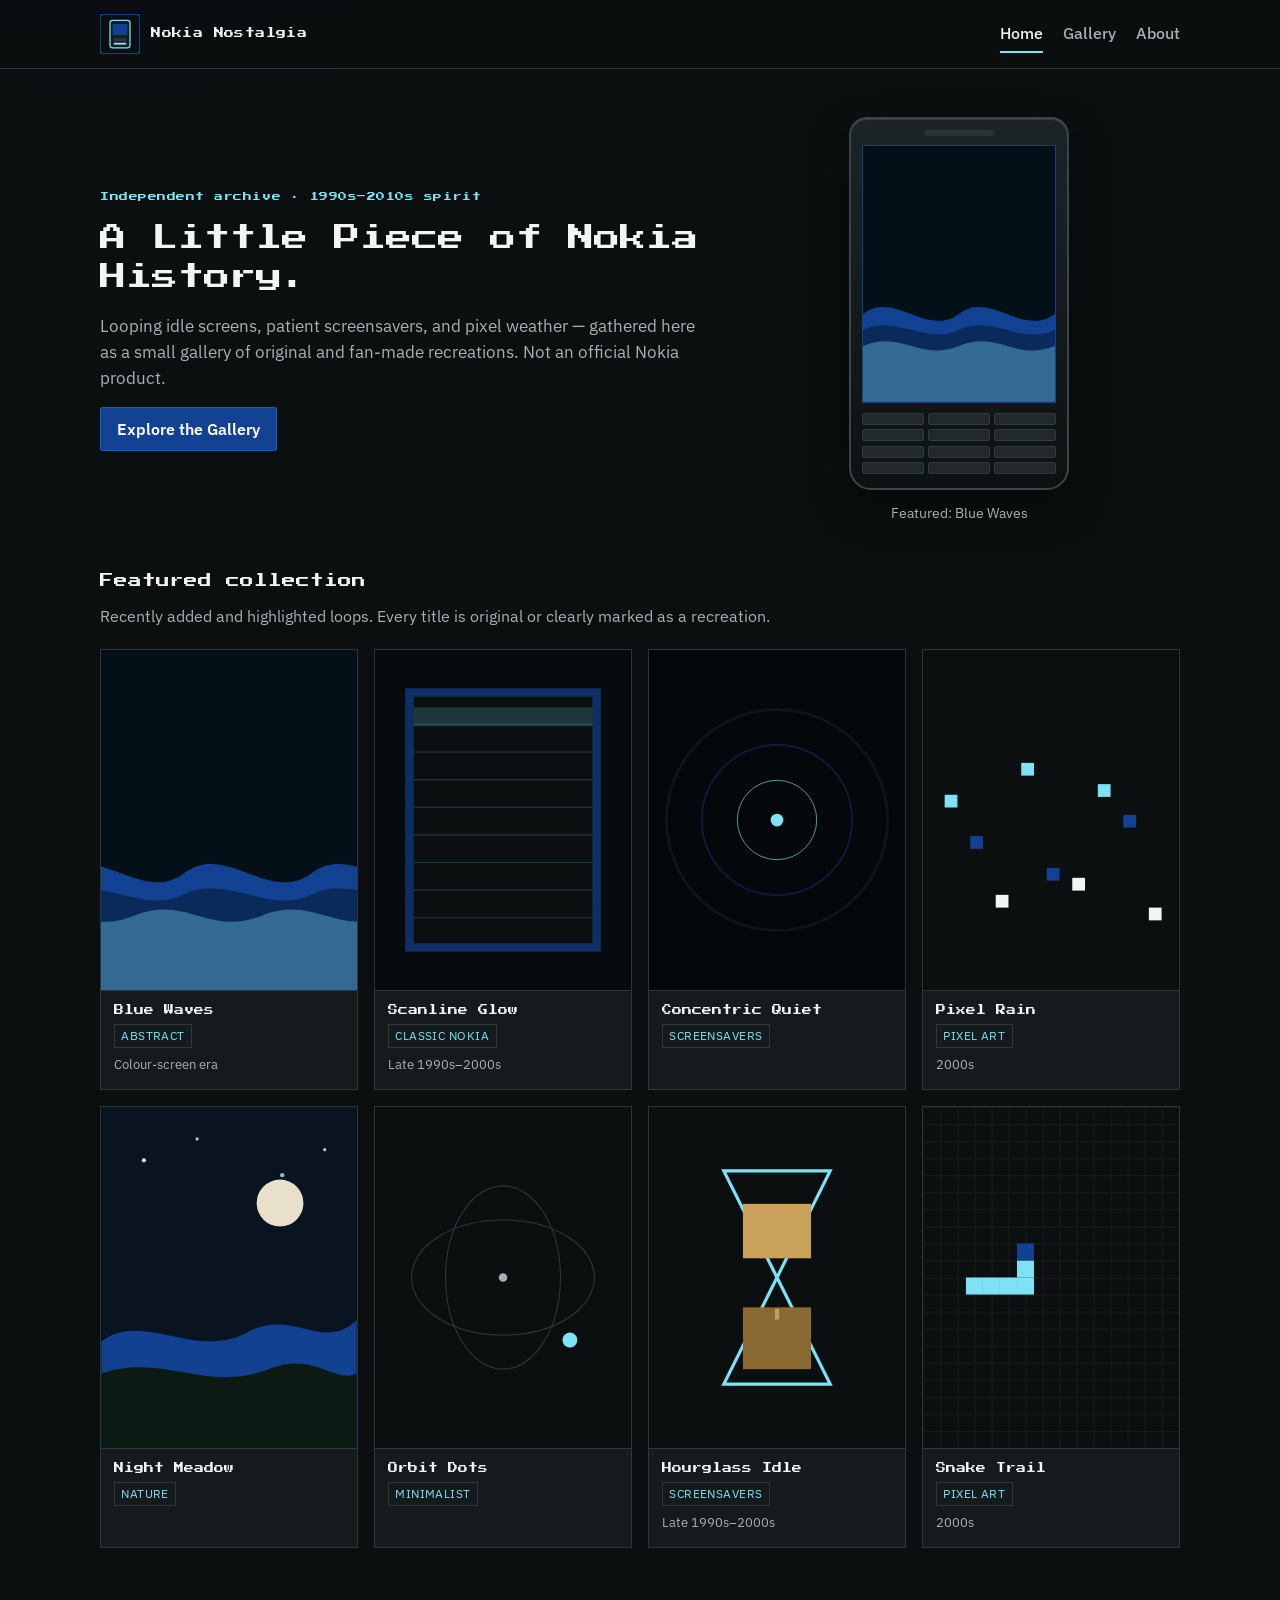
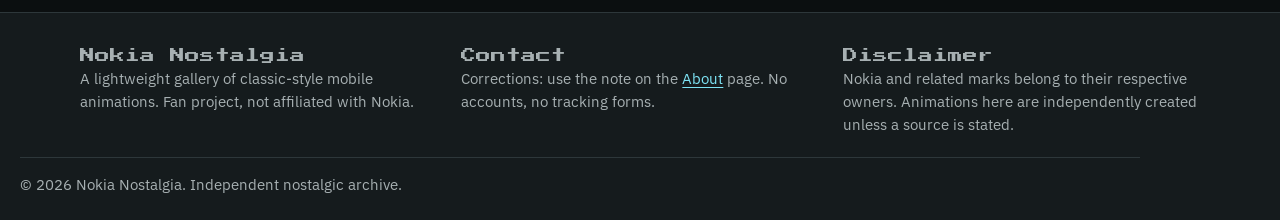
<file: index.html>
<!DOCTYPE html>
<html lang="en">
<head>
  <meta charset="UTF-8">
  <meta name="viewport" content="width=device-width, initial-scale=1">
  <meta name="description" content="Nokia Nostalgia is an independent gallery of original and recreated animations inspired by classic mobile wallpaper screens.">
  <title>Nokia Nostalgia — A Little Piece of Nokia History</title>
  <link rel="icon" href="assets/images/logo.svg" type="image/svg+xml">
  <link rel="preconnect" href="https://fonts.googleapis.com">
  <link rel="preconnect" href="https://fonts.gstatic.com" crossorigin>
  <link href="https://fonts.googleapis.com/css2?family=Press+Start+2P&family=IBM+Plex+Sans:wght@400;500;600&display=swap" rel="stylesheet">
  <link rel="stylesheet" href="assets/css/style.css">
  <link rel="stylesheet" href="assets/css/responsive.css">
</head>
<body>
  <a class="skip-link" href="#main">Skip to content</a>
  <div class="scanlines" aria-hidden="true"></div>
  <header class="site-header">
    <div class="header-inner">
      <a class="wordmark" href="index.html">
        <img src="assets/images/logo.svg" alt="" width="40" height="40">
        <span>Nokia Nostalgia</span>
      </a>
      <button class="nav-toggle" type="button" aria-expanded="false" aria-controls="site-nav">Menu</button>
      <nav id="site-nav" class="site-nav" aria-label="Primary">
        <a href="index.html" aria-current="page">Home</a>
        <a href="gallery.html">Gallery</a>
        <a href="about.html">About</a>
      </nav>
    </div>
  </header>

  <main id="main">
    <section class="hero">
      <div class="hero-copy">
        <p class="eyebrow">Independent archive · 1990s–2010s spirit</p>
        <h1>A Little Piece of Nokia History.</h1>
        <p class="lede">Looping idle screens, patient screensavers, and pixel weather — gathered here as a small gallery of original and fan-made recreations. Not an official Nokia product.</p>
        <a class="btn btn-primary" href="gallery.html">Explore the Gallery</a>
      </div>
      <div class="hero-stage">
        <div class="phone-frame" data-hero-frame>
          <div class="phone-earpiece" aria-hidden="true"></div>
          <div class="phone-screen" id="hero-screen" aria-label="Featured looping wallpaper"></div>
          <div class="phone-keypad" aria-hidden="true">
            <span></span><span></span><span></span>
            <span></span><span></span><span></span>
            <span></span><span></span><span></span>
            <span></span><span></span><span></span>
          </div>
        </div>
        <p class="hero-caption" id="hero-caption">Loading featured animation…</p>
      </div>
    </section>

    <section class="featured" aria-labelledby="featured-heading">
      <div class="section-head">
        <h2 id="featured-heading">Featured collection</h2>
        <p>Recently added and highlighted loops. Every title is original or clearly marked as a recreation.</p>
      </div>
      <div class="card-grid" id="featured-grid" data-empty-message="No featured wallpapers are available yet."></div>
    </section>
  </main>

  <footer class="site-footer">
    <div class="footer-grid">
      <div>
        <p class="footer-title">Nokia Nostalgia</p>
        <p>A lightweight gallery of classic-style mobile animations. Fan project, not affiliated with Nokia.</p>
      </div>
      <div>
        <p class="footer-title">Contact</p>
        <p>Corrections: use the note on the <a href="about.html">About</a> page. No accounts, no tracking forms.</p>
      </div>
      <div>
        <p class="footer-title">Disclaimer</p>
        <p>Nokia and related marks belong to their respective owners. Animations here are independently created unless a source is stated.</p>
      </div>
    </div>
    <p class="copyright">© <span data-year></span> Nokia Nostalgia. Independent nostalgic archive.</p>
  </footer>

  <script src="assets/js/main.js"></script>
  <script src="assets/js/player.js"></script>
  <script src="assets/js/gallery.js"></script>
</body>
</html>
</file>
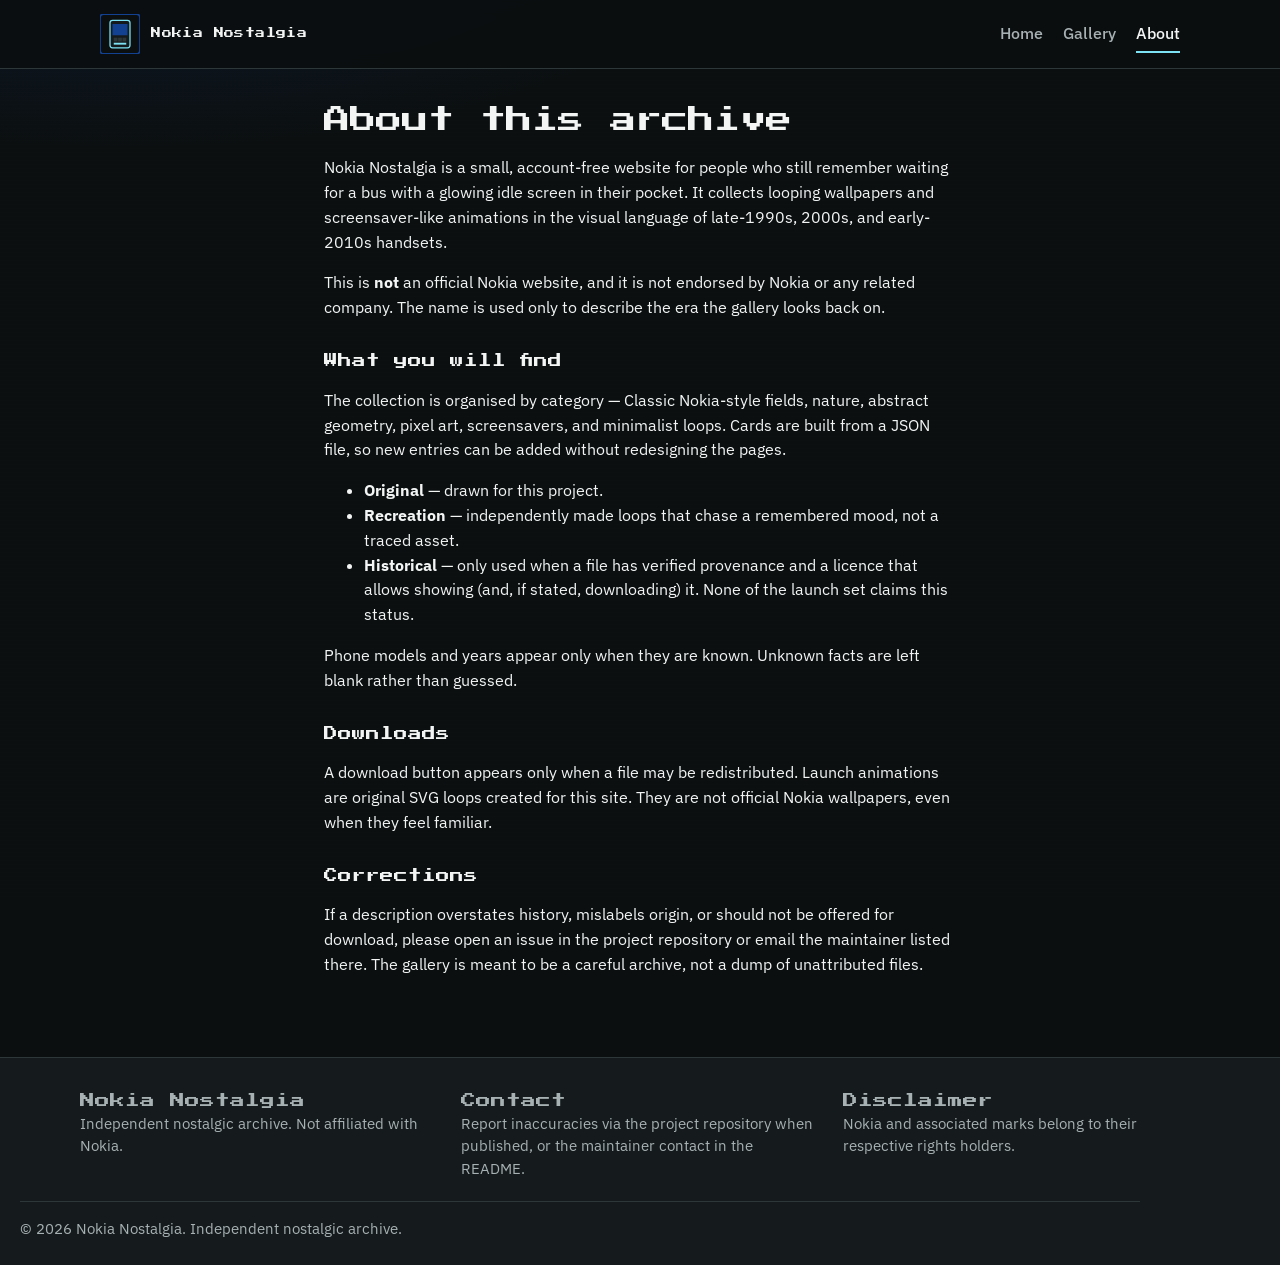
<file: about.html>
<!DOCTYPE html>
<html lang="en">
<head>
  <meta charset="UTF-8">
  <meta name="viewport" content="width=device-width, initial-scale=1">
  <meta name="description" content="About Nokia Nostalgia, an independent gallery of classic-style mobile animations.">
  <title>About — Nokia Nostalgia</title>
  <link rel="icon" href="assets/images/logo.svg" type="image/svg+xml">
  <link rel="preconnect" href="https://fonts.googleapis.com">
  <link rel="preconnect" href="https://fonts.gstatic.com" crossorigin>
  <link href="https://fonts.googleapis.com/css2?family=Press+Start+2P&family=IBM+Plex+Sans:wght@400;500;600&display=swap" rel="stylesheet">
  <link rel="stylesheet" href="assets/css/style.css">
  <link rel="stylesheet" href="assets/css/responsive.css">
</head>
<body>
  <a class="skip-link" href="#main">Skip to content</a>
  <div class="scanlines" aria-hidden="true"></div>
  <header class="site-header">
    <div class="header-inner">
      <a class="wordmark" href="index.html">
        <img src="assets/images/logo.svg" alt="" width="40" height="40">
        <span>Nokia Nostalgia</span>
      </a>
      <button class="nav-toggle" type="button" aria-expanded="false" aria-controls="site-nav">Menu</button>
      <nav id="site-nav" class="site-nav" aria-label="Primary">
        <a href="index.html">Home</a>
        <a href="gallery.html">Gallery</a>
        <a href="about.html" aria-current="page">About</a>
      </nav>
    </div>
  </header>

  <main id="main" class="prose">
    <h1>About this archive</h1>
    <p>Nokia Nostalgia is a small, account-free website for people who still remember waiting for a bus with a glowing idle screen in their pocket. It collects looping wallpapers and screensaver-like animations in the visual language of late-1990s, 2000s, and early-2010s handsets.</p>
    <p>This is <strong>not</strong> an official Nokia website, and it is not endorsed by Nokia or any related company. The name is used only to describe the era the gallery looks back on.</p>

    <h2>What you will find</h2>
    <p>The collection is organised by category — Classic Nokia-style fields, nature, abstract geometry, pixel art, screensavers, and minimalist loops. Cards are built from a JSON file, so new entries can be added without redesigning the pages.</p>
    <ul>
      <li><strong>Original</strong> — drawn for this project.</li>
      <li><strong>Recreation</strong> — independently made loops that chase a remembered mood, not a traced asset.</li>
      <li><strong>Historical</strong> — only used when a file has verified provenance and a licence that allows showing (and, if stated, downloading) it. None of the launch set claims this status.</li>
    </ul>
    <p>Phone models and years appear only when they are known. Unknown facts are left blank rather than guessed.</p>

    <h2>Downloads</h2>
    <p>A download button appears only when a file may be redistributed. Launch animations are original SVG loops created for this site. They are not official Nokia wallpapers, even when they feel familiar.</p>

    <h2>Corrections</h2>
    <p>If a description overstates history, mislabels origin, or should not be offered for download, please open an issue in the project repository or email the maintainer listed there. The gallery is meant to be a careful archive, not a dump of unattributed files.</p>
  </main>

  <footer class="site-footer">
    <div class="footer-grid">
      <div>
        <p class="footer-title">Nokia Nostalgia</p>
        <p>Independent nostalgic archive. Not affiliated with Nokia.</p>
      </div>
      <div>
        <p class="footer-title">Contact</p>
        <p>Report inaccuracies via the project repository when published, or the maintainer contact in the README.</p>
      </div>
      <div>
        <p class="footer-title">Disclaimer</p>
        <p>Nokia and associated marks belong to their respective rights holders.</p>
      </div>
    </div>
    <p class="copyright">© <span data-year></span> Nokia Nostalgia. Independent nostalgic archive.</p>
  </footer>

  <script src="assets/js/main.js"></script>
</body>
</html>
</file>
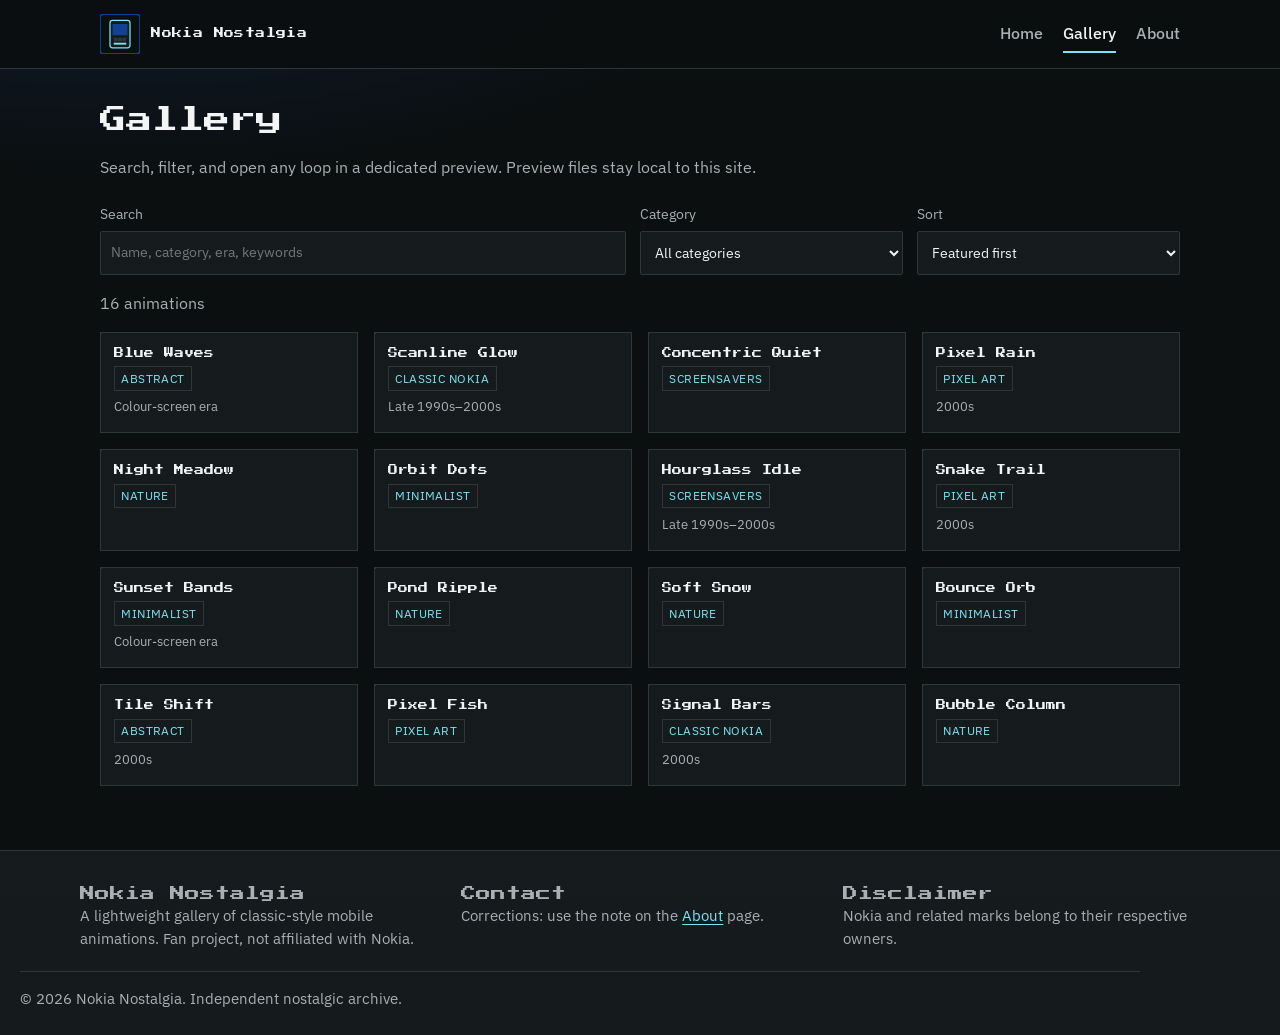
<file: gallery.html>
<!DOCTYPE html>
<html lang="en">
<head>
  <meta charset="UTF-8">
  <meta name="viewport" content="width=device-width, initial-scale=1">
  <meta name="description" content="Browse original and recreated Nokia-inspired animated wallpapers.">
  <title>Gallery — Nokia Nostalgia</title>
  <link rel="icon" href="assets/images/logo.svg" type="image/svg+xml">
  <link rel="preconnect" href="https://fonts.googleapis.com">
  <link rel="preconnect" href="https://fonts.gstatic.com" crossorigin>
  <link href="https://fonts.googleapis.com/css2?family=Press+Start+2P&family=IBM+Plex+Sans:wght@400;500;600&display=swap" rel="stylesheet">
  <link rel="stylesheet" href="assets/css/style.css">
  <link rel="stylesheet" href="assets/css/responsive.css">
</head>
<body>
  <a class="skip-link" href="#main">Skip to content</a>
  <div class="scanlines" aria-hidden="true"></div>
  <header class="site-header">
    <div class="header-inner">
      <a class="wordmark" href="index.html">
        <img src="assets/images/logo.svg" alt="" width="40" height="40">
        <span>Nokia Nostalgia</span>
      </a>
      <button class="nav-toggle" type="button" aria-expanded="false" aria-controls="site-nav">Menu</button>
      <nav id="site-nav" class="site-nav" aria-label="Primary">
        <a href="index.html">Home</a>
        <a href="gallery.html" aria-current="page">Gallery</a>
        <a href="about.html">About</a>
      </nav>
    </div>
  </header>

  <main id="main" class="gallery-page">
    <header class="page-intro">
      <h1>Gallery</h1>
      <p>Search, filter, and open any loop in a dedicated preview. Preview files stay local to this site.</p>
    </header>

    <form class="gallery-toolbar" role="search" aria-label="Filter wallpapers">
      <label class="field">
        <span>Search</span>
        <input type="search" id="gallery-search" name="q" placeholder="Name, category, era, keywords" autocomplete="off">
      </label>
      <label class="field">
        <span>Category</span>
        <select id="gallery-category" name="category">
          <option value="">All categories</option>
        </select>
      </label>
      <label class="field">
        <span>Sort</span>
        <select id="gallery-sort" name="sort">
          <option value="featured">Featured first</option>
          <option value="recent">Recently added</option>
          <option value="alpha">Alphabetical</option>
        </select>
      </label>
    </form>

    <p class="result-meta" id="result-meta" aria-live="polite"></p>
    <div class="card-grid" id="gallery-grid" data-empty-message="No animations found. Try a different search."></div>
  </main>

  <div class="preview-layer" id="preview-layer" hidden>
    <div class="preview-dialog" role="dialog" aria-modal="true" aria-labelledby="preview-title">
      <button class="preview-close" type="button" id="preview-close">Close</button>
      <div class="preview-layout">
        <div class="preview-stage-wrap">
          <div class="preview-stage" id="preview-stage">
            <div class="phone-frame is-optional" id="phone-mode-frame">
              <div class="phone-earpiece" aria-hidden="true"></div>
              <div class="phone-screen" id="preview-screen"></div>
              <div class="phone-keypad" aria-hidden="true">
                <span></span><span></span><span></span>
                <span></span><span></span><span></span>
                <span></span><span></span><span></span>
                <span></span><span></span><span></span>
              </div>
            </div>
            <div class="bare-screen" id="bare-screen"></div>
          </div>
          <div class="player-controls">
            <button type="button" id="btn-play" class="btn btn-ghost">Pause</button>
            <button type="button" id="btn-replay" class="btn btn-ghost">Replay</button>
            <button type="button" id="btn-full" class="btn btn-ghost">Fullscreen</button>
            <button type="button" id="btn-phone" class="btn btn-ghost" aria-pressed="false">Phone frame</button>
            <a class="btn btn-primary" id="btn-download" hidden download>Download</a>
          </div>
        </div>
        <div class="preview-meta">
          <p class="eyebrow" id="preview-category"></p>
          <h2 id="preview-title"></h2>
          <p id="preview-description"></p>
          <dl class="meta-list">
            <div>
              <dt>Origin</dt>
              <dd id="preview-origin"></dd>
            </div>
            <div>
              <dt>Era</dt>
              <dd id="preview-era"></dd>
            </div>
            <div>
              <dt>Phone model</dt>
              <dd id="preview-model"></dd>
            </div>
          </dl>
          <p class="download-note" id="download-note" hidden></p>
          <a class="btn btn-ghost" href="gallery.html" id="preview-back">Return to gallery</a>
        </div>
      </div>
    </div>
  </div>

  <footer class="site-footer">
    <div class="footer-grid">
      <div>
        <p class="footer-title">Nokia Nostalgia</p>
        <p>A lightweight gallery of classic-style mobile animations. Fan project, not affiliated with Nokia.</p>
      </div>
      <div>
        <p class="footer-title">Contact</p>
        <p>Corrections: use the note on the <a href="about.html">About</a> page.</p>
      </div>
      <div>
        <p class="footer-title">Disclaimer</p>
        <p>Nokia and related marks belong to their respective owners.</p>
      </div>
    </div>
    <p class="copyright">© <span data-year></span> Nokia Nostalgia. Independent nostalgic archive.</p>
  </footer>

  <script src="assets/js/main.js"></script>
  <script src="assets/js/player.js"></script>
  <script src="assets/js/gallery.js"></script>
</body>
</html>
</file>
<file: assets/css/style.css>
:root {
  --bg: #0b0f10;
  --bg-2: #151b1d;
  --accent: #124191;
  --cyan: #7de3f4;
  --text: #f3f5f5;
  --muted: #a7b0b2;
  --border: #2d373a;
  --font-body: "IBM Plex Sans", system-ui, sans-serif;
  --font-pixel: "Press Start 2P", ui-monospace, monospace;
  --radius: 2px;
  --header-h: 4.25rem;
}

*,
*::before,
*::after {
  box-sizing: border-box;
}

html {
  scroll-behavior: smooth;
}

body {
  margin: 0;
  min-height: 100vh;
  font-family: var(--font-body);
  color: var(--text);
  background:
    radial-gradient(1200px 500px at 10% -10%, rgba(18, 65, 145, 0.28), transparent 55%),
    var(--bg);
  line-height: 1.55;
}

img,
svg {
  max-width: 100%;
  display: block;
}

a {
  color: var(--cyan);
  text-decoration-thickness: 1px;
  text-underline-offset: 0.18em;
}

a:hover {
  color: #fff;
}

:focus-visible {
  outline: 2px solid var(--cyan);
  outline-offset: 3px;
}

.skip-link {
  position: absolute;
  left: 0.75rem;
  top: -3rem;
  z-index: 20;
  padding: 0.5rem 0.8rem;
  background: var(--accent);
  color: #fff;
}

.skip-link:focus {
  top: 0.75rem;
}

.scanlines {
  pointer-events: none;
  position: fixed;
  inset: 0;
  z-index: 8;
  background: repeating-linear-gradient(
    to bottom,
    rgba(255, 255, 255, 0.015) 0,
    rgba(255, 255, 255, 0.015) 1px,
    transparent 1px,
    transparent 4px
  );
  mix-blend-mode: overlay;
}

.site-header {
  position: sticky;
  top: 0;
  z-index: 12;
  border-bottom: 1px solid var(--border);
  background: rgba(11, 15, 16, 0.92);
  backdrop-filter: blur(8px);
}

.header-inner {
  display: flex;
  align-items: center;
  justify-content: space-between;
  gap: 1rem;
  max-width: 1120px;
  margin: 0 auto;
  padding: 0.75rem 1.25rem;
  min-height: var(--header-h);
}

.wordmark {
  display: flex;
  align-items: center;
  gap: 0.7rem;
  color: var(--text);
  text-decoration: none;
  font-family: var(--font-pixel);
  font-size: 0.62rem;
  letter-spacing: 0.04em;
  line-height: 1.35;
}

.wordmark img {
  width: 40px;
  height: 40px;
}

.nav-toggle {
  display: none;
}

.site-nav {
  display: flex;
  gap: 1.25rem;
}

.site-nav a {
  color: var(--muted);
  text-decoration: none;
  font-weight: 500;
  padding: 0.35rem 0;
  border-bottom: 2px solid transparent;
}

.site-nav a[aria-current="page"],
.site-nav a:hover {
  color: var(--text);
  border-bottom-color: var(--cyan);
}

main {
  max-width: 1120px;
  margin: 0 auto;
  padding: 2rem 1.25rem 4rem;
}

.hero {
  display: grid;
  grid-template-columns: 1.15fr 0.85fr;
  gap: 2.5rem;
  align-items: center;
  padding: 1rem 0 3rem;
}

.eyebrow {
  font-family: var(--font-pixel);
  font-size: 0.55rem;
  color: var(--cyan);
  letter-spacing: 0.06em;
  margin: 0 0 1rem;
}

h1,
h2,
h3 {
  font-family: var(--font-pixel);
  line-height: 1.45;
  font-weight: 400;
}

h1 {
  font-size: clamp(1.15rem, 3vw, 1.65rem);
  margin: 0 0 1rem;
}

h2 {
  font-size: 0.85rem;
  margin: 0 0 0.75rem;
}

.lede {
  color: var(--muted);
  font-size: 1.05rem;
  max-width: 38rem;
}

.btn {
  display: inline-flex;
  align-items: center;
  justify-content: center;
  min-height: 2.75rem;
  padding: 0.45rem 1rem;
  border: 1px solid var(--border);
  border-radius: var(--radius);
  font: inherit;
  font-weight: 600;
  cursor: pointer;
  text-decoration: none;
  color: var(--text);
  background: var(--bg-2);
}

.btn-primary {
  background: var(--accent);
  border-color: #1a5bb8;
  color: #fff;
}

.btn-primary:hover {
  filter: brightness(1.08);
  color: #fff;
}

.btn-ghost:hover {
  border-color: var(--cyan);
  color: var(--cyan);
}

.hero-stage {
  display: flex;
  flex-direction: column;
  align-items: center;
  gap: 0.75rem;
}

.hero-caption {
  color: var(--muted);
  font-size: 0.9rem;
  margin: 0;
  text-align: center;
}

.phone-frame {
  width: min(220px, 70vw);
  padding: 0.7rem 0.7rem 0.85rem;
  background: linear-gradient(180deg, #1c2427, #0d1112);
  border: 2px solid #3a4548;
  border-radius: 18px 18px 22px 22px;
  box-shadow: 0 16px 40px rgba(0, 0, 0, 0.45), inset 0 1px 0 rgba(125, 227, 244, 0.15);
}

.phone-earpiece {
  width: 36%;
  height: 6px;
  margin: 0 auto 0.55rem;
  border-radius: 4px;
  background: #2a3234;
}

.phone-screen {
  aspect-ratio: 3 / 4;
  background: #050708;
  border: 1px solid #124191;
  overflow: hidden;
  position: relative;
}

.card-preview,
.bare-screen {
  position: relative;
}

.phone-screen .wallpaper-mount,
.bare-screen .wallpaper-mount,
.card-preview .wallpaper-mount,
.card-preview img,
.phone-screen svg,
.bare-screen svg,
.card-preview svg {
  position: absolute;
  inset: 0;
  width: 100%;
  height: 100%;
}

.phone-keypad {
  display: grid;
  grid-template-columns: repeat(3, 1fr);
  gap: 0.28rem;
  margin-top: 0.6rem;
}

.phone-keypad span {
  height: 12px;
  border-radius: 2px;
  background: #22292b;
  border: 1px solid #313a3d;
}

.section-head {
  margin-bottom: 1.25rem;
}

.section-head p,
.page-intro p {
  color: var(--muted);
  margin: 0.4rem 0 0;
}

.card-grid {
  display: grid;
  grid-template-columns: repeat(4, minmax(0, 1fr));
  gap: 1rem;
}

.wallpaper-card {
  display: flex;
  flex-direction: column;
  background: var(--bg-2);
  border: 1px solid var(--border);
  min-height: 100%;
  color: inherit;
  text-decoration: none;
  cursor: pointer;
  padding: 0;
  font: inherit;
  text-align: left;
}

.wallpaper-card:hover {
  border-color: var(--cyan);
}

.card-preview {
  aspect-ratio: 3 / 4;
  background: #050708;
  overflow: hidden;
  border-bottom: 1px solid var(--border);
}

.card-preview.is-failed {
  display: grid;
  place-items: center;
  color: var(--muted);
  font-size: 0.85rem;
  padding: 0.75rem;
  text-align: center;
}

.card-body {
  padding: 0.75rem 0.8rem 0.9rem;
  display: flex;
  flex-direction: column;
  gap: 0.4rem;
}

.card-body h3 {
  font-size: 0.62rem;
  margin: 0;
}

.chip {
  display: inline-block;
  width: fit-content;
  font-size: 0.72rem;
  letter-spacing: 0.04em;
  text-transform: uppercase;
  color: var(--cyan);
  border: 1px solid var(--border);
  padding: 0.15rem 0.4rem;
}

.empty-state {
  grid-column: 1 / -1;
  padding: 2.5rem 1rem;
  text-align: center;
  color: var(--muted);
  border: 1px dashed var(--border);
}

.site-footer {
  border-top: 1px solid var(--border);
  background: var(--bg-2);
  padding: 2rem 1.25rem 1.5rem;
}

.footer-grid {
  max-width: 1120px;
  margin: 0 auto 1.25rem;
  display: grid;
  grid-template-columns: repeat(3, 1fr);
  gap: 1.5rem;
}

.footer-title {
  font-family: var(--font-pixel);
  font-size: 0.55rem;
  margin: 0 0 0.5rem;
}

.site-footer p {
  margin: 0;
  color: var(--muted);
  font-size: 0.92rem;
}

.copyright {
  max-width: 1120px;
  margin: 0 auto;
  padding-top: 1rem;
  border-top: 1px solid var(--border);
  color: var(--muted);
  font-size: 0.85rem;
}

.page-intro {
  margin-bottom: 1.5rem;
}

.gallery-toolbar {
  display: grid;
  grid-template-columns: 2fr 1fr 1fr;
  gap: 0.85rem;
  margin-bottom: 1rem;
}

.field {
  display: flex;
  flex-direction: column;
  gap: 0.35rem;
  font-size: 0.85rem;
  color: var(--muted);
}

.field input,
.field select {
  min-height: 2.75rem;
  padding: 0.4rem 0.65rem;
  border: 1px solid var(--border);
  background: var(--bg-2);
  color: var(--text);
  font: inherit;
  border-radius: var(--radius);
}

.result-meta {
  color: var(--muted);
  min-height: 1.4em;
  margin: 0 0 1rem;
}

.prose {
  max-width: 42rem;
}

.prose h1 {
  margin-bottom: 1rem;
}

.prose h2 {
  margin-top: 2rem;
}

.preview-layer {
  position: fixed;
  inset: 0;
  z-index: 30;
  background: rgba(5, 7, 8, 0.92);
  overflow: auto;
  padding: 1rem;
}

.preview-dialog {
  max-width: 980px;
  margin: 1.5rem auto 3rem;
  background: var(--bg);
  border: 1px solid var(--border);
  padding: 1.25rem;
  position: relative;
}

.preview-close {
  position: absolute;
  top: 0.75rem;
  right: 0.75rem;
  min-height: 2.5rem;
  padding: 0 0.75rem;
  background: var(--bg-2);
  color: var(--text);
  border: 1px solid var(--border);
  font: inherit;
  cursor: pointer;
}

.preview-layout {
  display: grid;
  grid-template-columns: 1fr 1fr;
  gap: 1.5rem;
  padding-top: 2rem;
}

.preview-stage {
  display: grid;
  place-items: center;
  min-height: 420px;
  background: #050708;
  border: 1px solid var(--border);
}

.preview-stage.is-phone .bare-screen {
  display: none;
}

.preview-stage:not(.is-phone) .phone-frame {
  display: none;
}

.bare-screen {
  width: min(240px, 70%);
  aspect-ratio: 3 / 4;
  background: #050708;
  overflow: hidden;
  border: 1px solid var(--accent);
}

.phone-frame.is-optional {
  width: min(230px, 78%);
}

.player-controls {
  display: flex;
  flex-wrap: wrap;
  gap: 0.5rem;
  margin-top: 0.85rem;
}

.preview-meta .meta-list {
  display: grid;
  gap: 0.65rem;
  margin: 1.25rem 0;
}

.meta-list div {
  display: grid;
  grid-template-columns: 7.5rem 1fr;
  gap: 0.5rem;
  border-bottom: 1px solid var(--border);
  padding-bottom: 0.45rem;
}

.meta-list dt {
  color: var(--muted);
  font-size: 0.85rem;
}

.meta-list dd {
  margin: 0;
}

.download-note {
  color: var(--muted);
}

.wallpaper-mount.is-paused * {
  animation-play-state: paused !important;
}

html.reduce-motion .wallpaper-mount * {
  animation-play-state: paused !important;
}

html.reduce-motion .scanlines {
  display: none;
}
</file>
<file: assets/css/responsive.css>
@media (max-width: 1024px) {
  .card-grid {
    grid-template-columns: repeat(3, minmax(0, 1fr));
  }
}

@media (max-width: 900px) {
  .hero {
    grid-template-columns: 1fr;
  }

  .hero-stage {
    order: -1;
  }

  .preview-layout,
  .gallery-toolbar,
  .footer-grid {
    grid-template-columns: 1fr;
  }
}

@media (max-width: 768px) {
  .nav-toggle {
    display: inline-flex;
    align-items: center;
    min-height: 2.75rem;
    padding: 0 0.85rem;
    background: var(--bg-2);
    color: var(--text);
    border: 1px solid var(--border);
    font: inherit;
    cursor: pointer;
  }

  .site-nav {
    display: none;
    position: absolute;
    left: 0;
    right: 0;
    top: 100%;
    flex-direction: column;
    gap: 0;
    background: var(--bg-2);
    border-bottom: 1px solid var(--border);
    padding: 0.5rem 1.25rem 0.85rem;
  }

  .header-inner {
    position: relative;
  }

  .site-nav.is-open {
    display: flex;
  }

  .site-nav a {
    padding: 0.75rem 0;
    border-bottom: 1px solid var(--border);
  }

  .card-grid {
    grid-template-columns: repeat(2, minmax(0, 1fr));
  }
}

@media (max-width: 480px) {
  .card-grid {
    grid-template-columns: 1fr 1fr;
  }

  h1 {
    font-size: 1.05rem;
  }

  .wordmark span {
    max-width: 11rem;
  }
}

@media (prefers-reduced-motion: reduce) {
  html {
    scroll-behavior: auto;
  }
}
</file>
